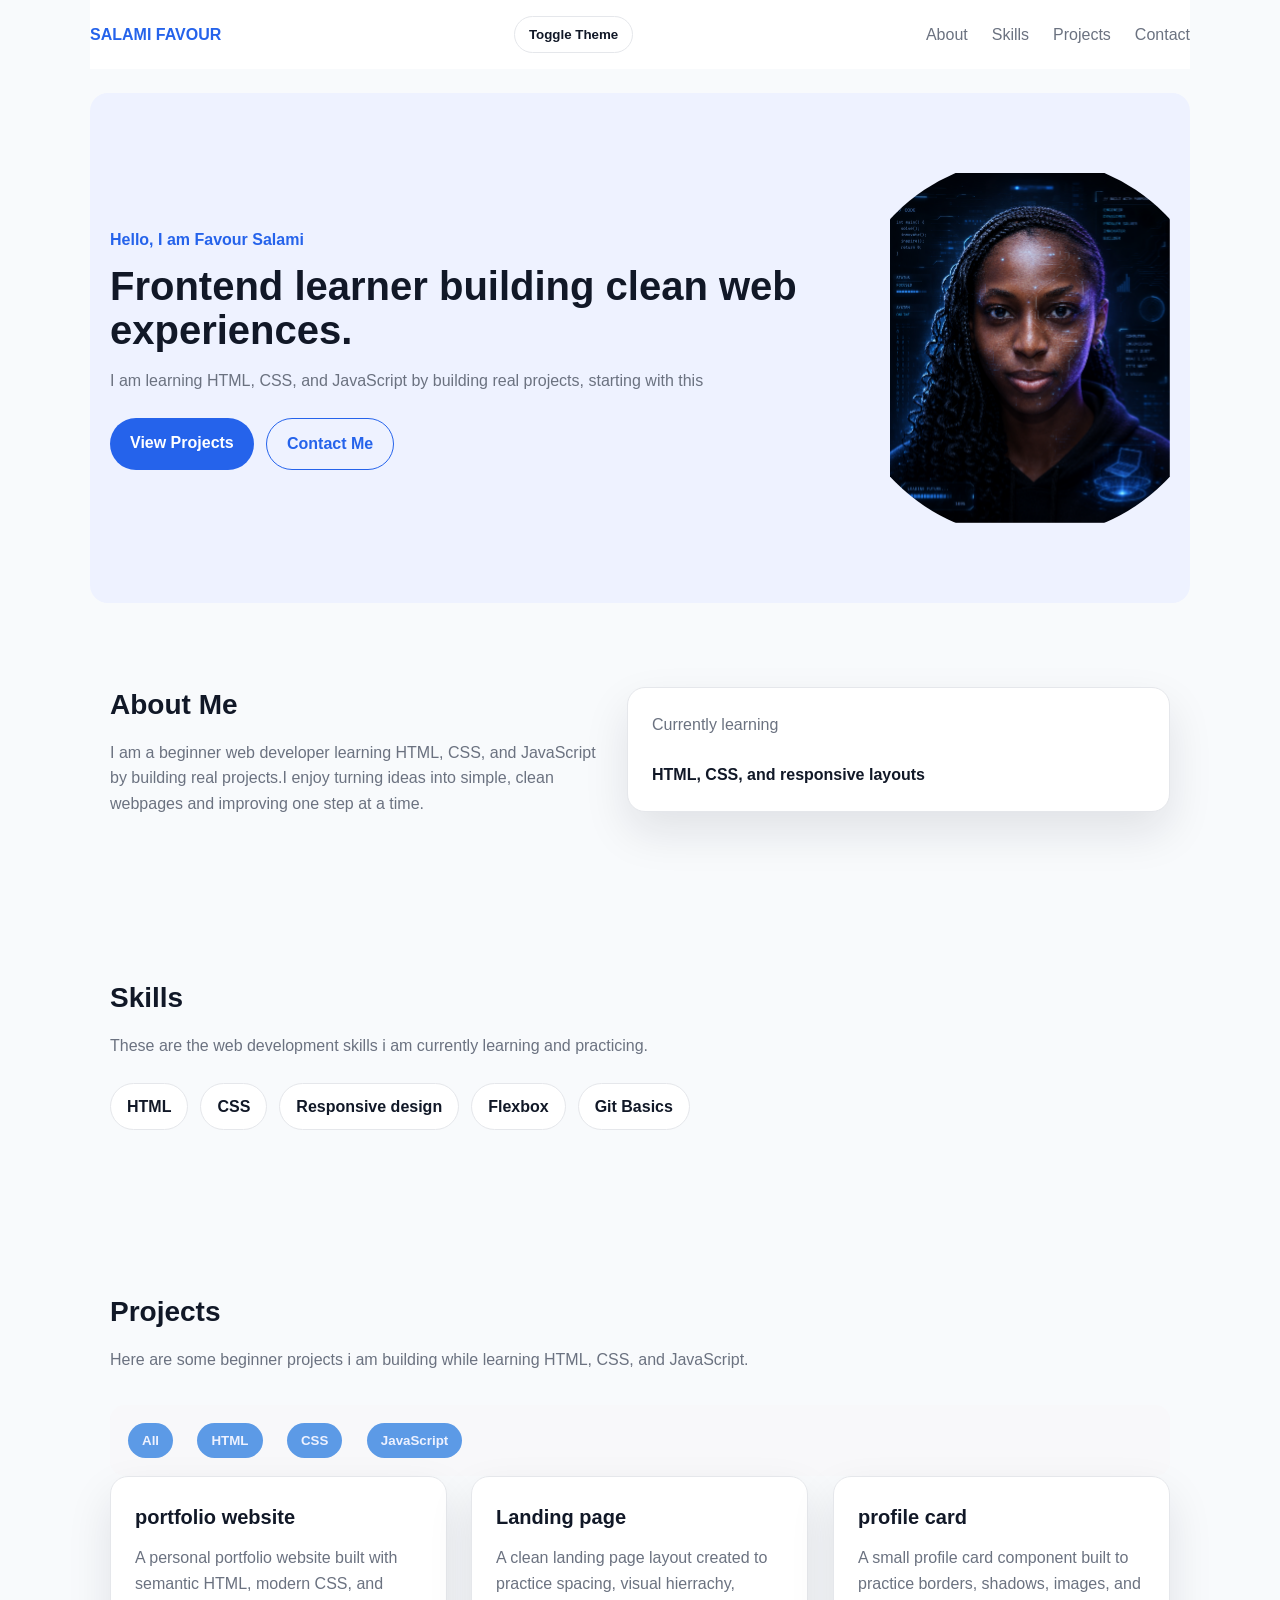
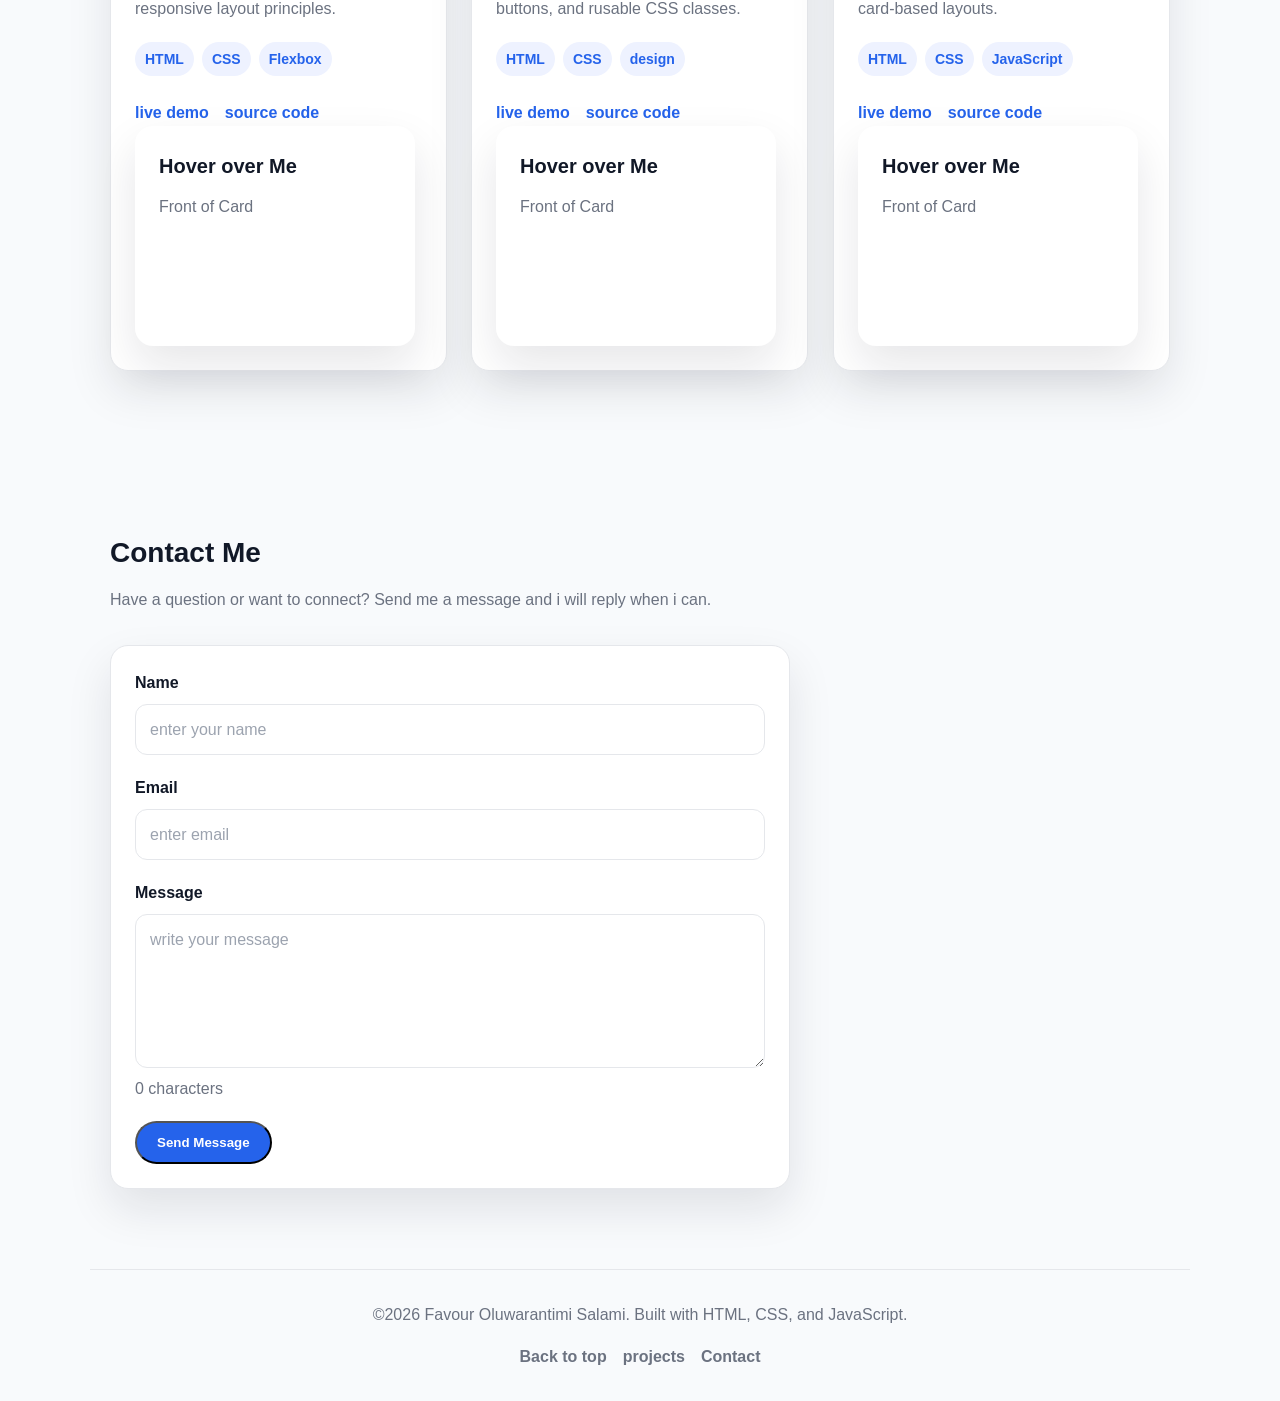
<file: index.html>
<!DOCTYPE html>
<html lang="en">

<head>
  <meta charset="UTF-8" />
  <meta name="viewport" content="width=device-width, initial-scale=1.0" />
  <title>My Portfolio</title>
  <link rel="stylesheet" href="styles.css?v=1" />
</head>

<body>
  <header>
    <header>
      <nav class="navbar">
        <a href="#hero" class="logo">SALAMI FAVOUR</a>
        <button class="theme-toggle" type="button">Toggle Theme</button>
        <button class="menu-toggle" type="button">Menu</button>
        <ul class="nav-links">
          <li><a href="#about">About</a></li>
          <li><a href="#skills">Skills</a></li>
          <li><a href="#projects">Projects</a></li>
          <li><a href="#contact">Contact</a></li>
        </ul>
      </nav>
    </header>
  </header>
  <main>
    <!-- Hero Section -->
    <section id="hero" class="hero section">
      <div class="hero-content">
        <p class="eyebrow">Hello, I am Favour Salami</p>
        <h1>Frontend learner building clean web experiences.</h1>
        <p class="hero-text">
          I am learning HTML, CSS, and JavaScript by building real projects, starting with this
        <div class="hero-actions">
          <a href="#projects" class="btn primary-btn">View Projects</a>
          <a href="#contact" class="btn secondary-btn">Contact Me</a>
        </div>
      </div>
      <div class="hero-image">
        <img src="images/fav.png" alt="Portrait of favour" />
      </div>
    </section>

    <!-- About Section -->
    <section id="about" class="section about">
      <div>
        <h2>About Me</h2>
        <p>
          I am a beginner web developer learning HTML, CSS, and JavaScript by
          building real projects.I enjoy turning ideas into simple, clean webpages and improving one step at a time.
        </p>
      </div>
      <div class="about-highlight">
        <p>Currently learning</p>
        <strong>HTML, CSS, and responsive layouts</strong>
      </div>
    </section>

    <!-- Skills Section -->
    <section id="skills" class="section">
      <h2>Skills</h2>
      <p>
        These are the web development skills i am currently learning and practicing.
      </p>
      <div class="skills-list">
        <span class="skill-badge">HTML</span>
        <span class="skill-badge">CSS</span>
        <span class="skill-badge">Responsive design</span>
        <span class="skill-badge">Flexbox</span>
        <span class="skill-badge">Git Basics</span>
      </div>
    </section>

    <!-- Projects Section -->
    <section id="projects" class="section">
      <div class="section-heading">
        <h2>Projects</h2>
        <p>
          Here are some beginner projects i am building while learning HTML, CSS, and JavaScript.
        </p>
      </div>
      <div class="project-filters">
        <button type="button" data-filters="all">All</button>
        <button type="button" data-filters="html">HTML</button>
        <button type="button" data-filters="css">CSS</button>
        <button type="button" data-filters="javascript">JavaScript</button>
      </div>
      <div class="projects-grid">
        <article class="project-card" data-category="html">
          <h3>portfolio website</h3>
          <p>
            A personal portfolio website built with semantic HTML, modern CSS, and responsive layout principles.
          </p>
          <div class="project-tags">
            <span>HTML</span>
            <span>CSS</span>
            <span>Flexbox</span>
          </div>
          <div class="project-links">
            <a href="#">live demo</a>
            <a href="#">source code</a>
          </div>
          <div class="flip-card">
            <div class="flip-card-inner">
              <div class="flip-card-front">
                <h3>Hover over Me</h3>
                <p>Front of Card</p>
              </div>
              <div class="flip-card-back">
                <h3>Details</h3>
                <p>This card flips using css 3d transforms.</p>
              </div>
            </div>
          </div>
        </article>

        <article class="project-card" data-category="html css">
          <h3>Landing page</h3>
          <p>
            A clean landing page layout created to practice spacing, visual hierrachy, buttons, and rusable CSS classes.
          </p>
          <div class="project-tags">
            <span>HTML</span>
            <span>CSS</span>
            <span>design</span>
          </div>
          <div class="project-links">
            <a href="#">live demo</a>
            <a href="#">source code</a>
          </div>
          <div class="flip-card">
            <div class="flip-card-inner">
              <div class="flip-card-front">
                <h3>Hover over Me</h3>
                <p>Front of Card</p>
              </div>
              <div class="flip-card-back">
                <h3>Details</h3>
                <p>This card flips using css 3d transforms.</p>
              </div>
            </div>
          </div>
        </article>
        <article class="project-card" data-category="html css javascript">
          <h3>profile card</h3>
          <p>
            A small profile card component built to practice borders, shadows, images, and card-based layouts.
          </p>
          <div class="project-tags">
            <span>HTML</span>
            <span>CSS</span>
            <span>JavaScript</span>
          </div>
          <div class="project-links">
            <a href="#">live demo</a>
            <a href="#">source code</a>
          </div>
          <div class="flip-card">
            <div class="flip-card-inner">
              <div class="flip-card-front">
                <h3>Hover over Me</h3>
                <p>Front of Card</p>
              </div>
              <div class="flip-card-back">
                <h3>Details</h3>
                <p>This card flips using css 3d transforms.</p>
              </div>
            </div>
          </div>
        </article>
      </div>
    </section>

    <!-- Contact Section -->
    <section id="contact" class="section contact">
      <div class="section-heading">
        <h2>Contact Me</h2>
        <p>
          Have a question or want to connect? Send me a message and i will reply when i can.
        </p>
      </div>
      <form class="contact-form">
        <div class="form-group">
          <label for="name">Name</label>
          <input id="name" name="name" type="text" placeholder="enter your name " required />
        </div>
        <div class="form-group">
          <label for="email">Email</label>
          <input id="email" name="email" type="text" placeholder="enter email " required />
        </div>
        <div class="form-group">
          <label for="message">Message</label>
          <textarea id="message" name="message" rows="5" placeholder="write your message" required></textarea>
          <p class="character-count">0 characters</p>
        </div>
        <button type="submit" class="btn primary-btn">Send Message</button>
      </form>
      <p class="form-message"></p>
    </section>
  </main>

  <footer class="footer">
    <p>&copy;<span id="year"></span> Favour Oluwarantimi Salami. Built with HTML, CSS, and JavaScript.</p>
    <div class="footer-links">
      <a href="#hero">Back to top</a>
      <a href="#projects">projects</a>
      <a href="#contact">Contact</a>
    </div>
  </footer>
  <script src="script.js"></script>
</body>

</html>
</file>
<file: styles.css>
* {
  box-sizing: border-box;
  margin: 0;
  padding: 0;
}

:root {
  --bg: #f8fafc;
  --surface: #ffffff;
  --text: #111827;
  --muted: #6b7280;
  --primary: #2563eb;
  --primary-dark: #1d4ed8;
  --border: #e5e7eb;
  --soft-blue: #eef2ff;
  --radius: 18px;
  --shadow: 0 20px 45px rgba(15, 23, 42, 0.1);
  --ease-out: cubic-bezier(0.22, 1, 0.36, 1);
  --ease-soft: ease;
}

html {
  scroll-behavior: smooth;
}

body {
  background-color: var(--bg);
  color: var(--text);
  font-family: Arial, Helvetica, sans-serif;
  line-height: 1.6;
}

img {
  max-width: 100%;
  display: block;
}

a {
  color: inherit;
}

.section {
  padding: 56px 20px;
}

.navbar,
.hero,
section:not(.hero),
footer {
  width: min(100% - 32px, 1100px);
  margin: 0 auto;
}

.navbar {
  background-color: var(--surface);
  padding: 16px 0;
  display: flex;
  align-items: center;
  justify-content: space-between;
  gap: 24px;
  flex-wrap: wrap;

}

.logo {
  font-weight: 700;
  color: var(--primary);
  text-decoration: none;
}

.nav-links {
  list-style: none;
  display: flex;
  align-items: center;
  justify-content: center;
  gap: 16px;
  flex-wrap: wrap;
}

.nav-links a {
  color: var(--muted);
  text-decoration: none;
  position: relative;
}

.nav-links a::after {
  content: "";
  position: absolute;
  left: 0;
  bottom: -6px;
  width: 100%;
  height: 2px;
  background-color: var(--primary);
  transform: scaleX(0);
  transform-origin: right;
  transition: transform 0.2s var(--ease-out);
}

.nav-links a:hover::after {
  transform: scaleX(1);
  transform-origin: left;
}

.hero {
  background-color: var(--soft-blue);
  border-radius: var(--radius);
  margin-top: 24px;
}

.hero-image {
  width: 100%;
  clip-path: circle(60%);
  transition: transform 0.3s ease;
  animation: fadeSlideUp 0.7s var(--ease-out) 0.15s both, float 5s ease-in-out 1s infinite;
}

.hero-image img,
.image-placeholder {
  max-width: 280px;
  width: 100%;
}

.hero-image:hover {
  transform: rotate(1.5deg) scale(1.02);
}

.eyebrow {
  color: var(--primary);
  font-weight: 700;
  margin-bottom: 12px;
}

h1 {
  font-size: 40px;
  line-height: 1.1;
  margin-bottom: 16px;
}

h2 {
  font-size: 28px;
  margin-bottom: 12px;
}

p {
  color: var(--muted);
}

.hero-text {
  max-width: 600px;
}

.hero-actions {
  margin-top: 24px;
  display: flex;
  flex-wrap: wrap;
  gap: 12px;
}

.btn {
  display: inline-block;
  padding: 12px 20px;
  border-radius: 999px;
  text-decoration: none;
  font-weight: 700;
  text-align: center;
  transition: transform 0.2s var(--ease-out), background-color 0.2s var(--ease-soft);
}

.primary-btn {
  background-color: var(--primary);
  color: white;
}

.secondary-btn {
  border: 1px solid var(--primary);
  color: var(--primary);
}

.image-placeholder {
  margin-top: 32px;
  width: 240px;
  height: 240px;
  border-radius: var(--radius);
  background-color: var(--surface);
  border: 2px dashed #94a3b8;
  display: grid;
  place-items: center;
  color: var(--muted);
}

footer {
  padding: 32px 0;
  border-top: 1px solid var(--border);
}

.navbar {
  display: flex;
  align-items: center;
  justify-content: space-between;
  gap: 2px;
}

.nav-links {
  display: flex;
  align-items: center;
  gap: 24px;
}

.hero {
  display: flex;
  flex-direction: column;
  gap: 40px;
}

.hero-actions {
  display: flex;
  flex-wrap: wrap;
  gap: 12px;
}

.hero-images {
  display: flex;
  justify-content: center;
}

.about {
  display: flex;
  flex-direction: column;
  gap: 24px;
}

.about-highlight {
  background-color: var(--surface);
  border: 1px solid var(--border);
  border-radius: var(--radius);
  padding: 24px;
  box-shadow: var(--shadow);
}

.about-highlight strong {
  display: flex;
  flex-wrap: wrap;
  gap: 12px;
  margin-top: 24px;
}

.skill-badge {
  background-color: var(--surface);
  border: 1px solid var(--border);
  border-radius: 999px;
  padding: 10px 16px;
  color: var(--text);
  font-weight: 700;
  transition: transform 0.2s ease,
    border-color 0.2s ease;
  animation: scaleIn 0.4s var(--ease-out) both;
}

.skill-badge:hover {
  transform: translate(-3px) scale(1.03);
  border-color: var(--primary);
}

.skill-badge:nth-child(1) {
  animation-delay: 0.05s;
}

.skill-badge:nth-child(2) {
  animation-delay: 0.1s;
}

.skill-badge:nth-child(3) {
  animation-delay: 0.15s;
}

.skills-list {
  display: flex;
  flex-wrap: wrap;
  gap: 12px;
  margin-top: 24px;
}

@media (max-width: 480px) {
  h1 {
    font-size: 32px;
  }

  h2 {
    font-size: 24px;
  }

  .navbar {
    justify-content: center;
    text-align: center;
  }

  .hero {
    margin-top: 16px;
  }

  .project-card {
    padding: 20px;
  }
}

@media (min-width: 768px) {
  .section {
    padding: 80px 20px;
  }

  .hero {
    flex-direction: row;
    align-items: center;
    justify-content: space-between;
  }

  .hero-content {
    flex: 1;
  }

  .hero-image {
    flex: 0 0 280px;
  }

  .about {
    flex-direction: row;
    align-items: center;
    justify-content: space-between;
  }

  .about>div {
    flex: 1;
  }

  .projects-grid {
    grid-template-columns: repeat(3, 1fr);
  }
}


.section-heading {
  max-width: 680px;
  margin-bottom: 32px;
}

.projects-grid {
  display: grid;
  gap: 24px;
}

.project-card {
  background-color: var(--surface);
  border: 1px solid var(--border);
  border-radius: var(--radius);
  padding: 24px;
  box-shadow: var(--shadow);
  transition: transform 0.25s var(--ease-out), box-shadow 0.25s var(--ease-out);
  animation: fadeSlideUp 0.6s var(--ease-out) both;
}

.project-card:hover {
  transform: translateY(-6px);
  box-shadow: 0 24px 50px rgba(15, 23, 42, 0.14);
}

.project-card:nth-child(1) {
  animation-delay: 0.05s;
}

.project-card:nth-child(2) {
  animation-delay: 0.15s;
}

.project-card:nth-child(3) {
  animation-delay: 0.25s;
}

.project-card h3 {
  font-size: 20px;
  margin-bottom: 12px;
}

.project-tags {
  display: flex;
  flex-wrap: wrap;
  gap: 8px;
  margin-top: 20px;
}

.project-tags span {
  background-color: var(--soft-blue);
  color: var(--primary);
  border-radius: 999px;
  padding: 6px 10px;
  font-size: 14px;
  font-weight: 700;
}

.project-links {
  display: flex;
  flex-wrap: wrap;
  gap: 16px;
  margin-top: 24px;
}

.project-links a {
  color: var(--primary);
  font-weight: 700;
  text-decoration: none;
}

.project-links a:hover {
  color: var(--primary-dark);
  text-decoration: underline;
}

@media (min-width: 768px) {
  .projects-grid {
    grid-template-columns: repeat(3, 1fr);
  }

  .contact-form {
    padding: 32px;
  }

  .footer {
    flex-direction: row;
    align-items: center;
    justify-content: space-between;
  }
}

.contact-form {
  background-color: var(--surface);
  border: 1px solid var(--border);
  border-radius: var(--radius);
  box-shadow: var(--shadow);
  padding: 24px;
  max-width: 680px;
}

.form-group {
  margin-bottom: 20px;
}

label {
  display: block;
  margin-bottom: 8px;
  color: var(--text);
  font-weight: 700;
}

input,
textarea {
  width: 100%;
  border: 1px solid var(--border);
  border-radius: 12px;
  padding: 12px 14px;
  font: inherit;
  color: var(--text);
  background-color: white;
}

textarea {
  resize: vertical;
}

input::placeholder,
textarea::placeholder {
  color: #9ca3af;
}

input:focus,
textarea:focus {
  outline: 3px solid rgba(37, 99, 235, 0.2);
  border-color: var(--primary);
}

.logo:hover,
.nav-links a:hover,
.footer-links a:hover {
  color: var(--primary);
}

.primary-btn:hover {
  background-color: var(--primary-dark);
  transform: translateY(-2px);

}

.secondary-btn:hover {
  background-color: var(--primary);
  color: white;
  transform: translateY(-2px);
}

a,
button,
.btn,
.project-card {
  transition: 0.2s ease;
}

a:focus,
button:focus,
textarea:focus {
  outline: 3px solid rgba(37, 99, 235, 0.25);
  outline-offset: 3px;
}

.footer {
  display: flex;
  flex-direction: column;
  gap: 16px;
}

.footer-links {
  display: flex;
  flex-wrap: wrap;
  gap: 16px;
}

.footer-links a {
  color: var(--muted);
  font-weight: 700;
  text-decoration: none;
}

.btn,
.nav-links a,
.footer-links a,
.project-card,
input,
textarea {
  transition: color 0.2s ease,
    background-color 0.2s ease,
    border-color 0.2s ease,
    box-shadow 0.2s ease,
    transform 0.2s ease;
}

input:focus,
textarea:focus {
  outline: 3px solid rgba(37, 99, 235, 0.2);
  border-color: var(--primary);
  box-shadow: 0 0 0 4px rgba(37, 99, 235, 0.08);
}

@keyframes fadeSlideUp {
  from {
    opacity: 0;
    transform: translateY(24px);
  }

  to {
    opacity: 1;
    transform: translateY(0);
  }
}

.hero-content {
  animation: fadeSlideUp 0.7s var(--ease-out) both;
}

.animate-in {
  animation: fadeSlideUp 0.6s var(--ease-out) both;
}

.flip-card {
  width: 280px;
  height: 220px;
  perspective: 1000px;
}

.flip-card-inner {
  position: relative;
  width: 100%;
  height: 100%;
  transition: transform 0.6s var(--ease-out);
  transform-style: preserve-3d;
}

.flip-card:hover .flip-card-inner {
  transform: rotateY(180deg);
}

.flip-card-front,
.flip-card-back {
  position: absolute;
  inset: 0;
  background-color: var(--surface);
  border: 1 px solid var(--border);
  border-radius: var(--radius);
  box-shadow: var(--shadow);
  padding: 24px;
  backface-visibility: hidden;
}

.flip-card-back {
  transform: rotateY(180deg);
}

.project-card,
.btn {
  will-change: transform;
}

.dark-theme {
  --bg: #0f172a;
  --surface: #111827;
  --text: #f8fafc;
  --muted: #cbd5e1;
  --border: #334155;
  --soft-blue: #1e293b;
}

.theme-toggle {
  border: 1px solid var(--border);
  background-color: var(--surface);
  color: var(--text);
  border-radius: 999px;
  padding: 10px 14px;
  font-weight: 700;
  cursor: pointer;
}

.menu-toggle {
  border: 1px solid var(--border);
  background-color: var(--surface);
  color: var(--text);
  border-radius: 999px;
  padding: 10px 14px;
  cursor: pointer;
  font-weight: 700;
  display: none;
}

@media (max-width: 640px) {
  .menu-toggle {
    display: inline-block;
  }

  .nav-links {
    display: none;
    width: 100%;
  }

  .nav-links.is-open {
    display: flex;
  }
}

.project-filters {
  background-color: rgba(244, 232, 232, 0.148);
  border-radius: 15PX;
  padding: 8px;
}

.project-filters button {
  border: 1px splid var(--primary);
  background-color: rgb(92, 154, 230);
  font-weight: 700;
  padding: 10px 14px;
  border-radius: 999px;
  color: #eef2ff;
  margin: 10px;
}
</file>
